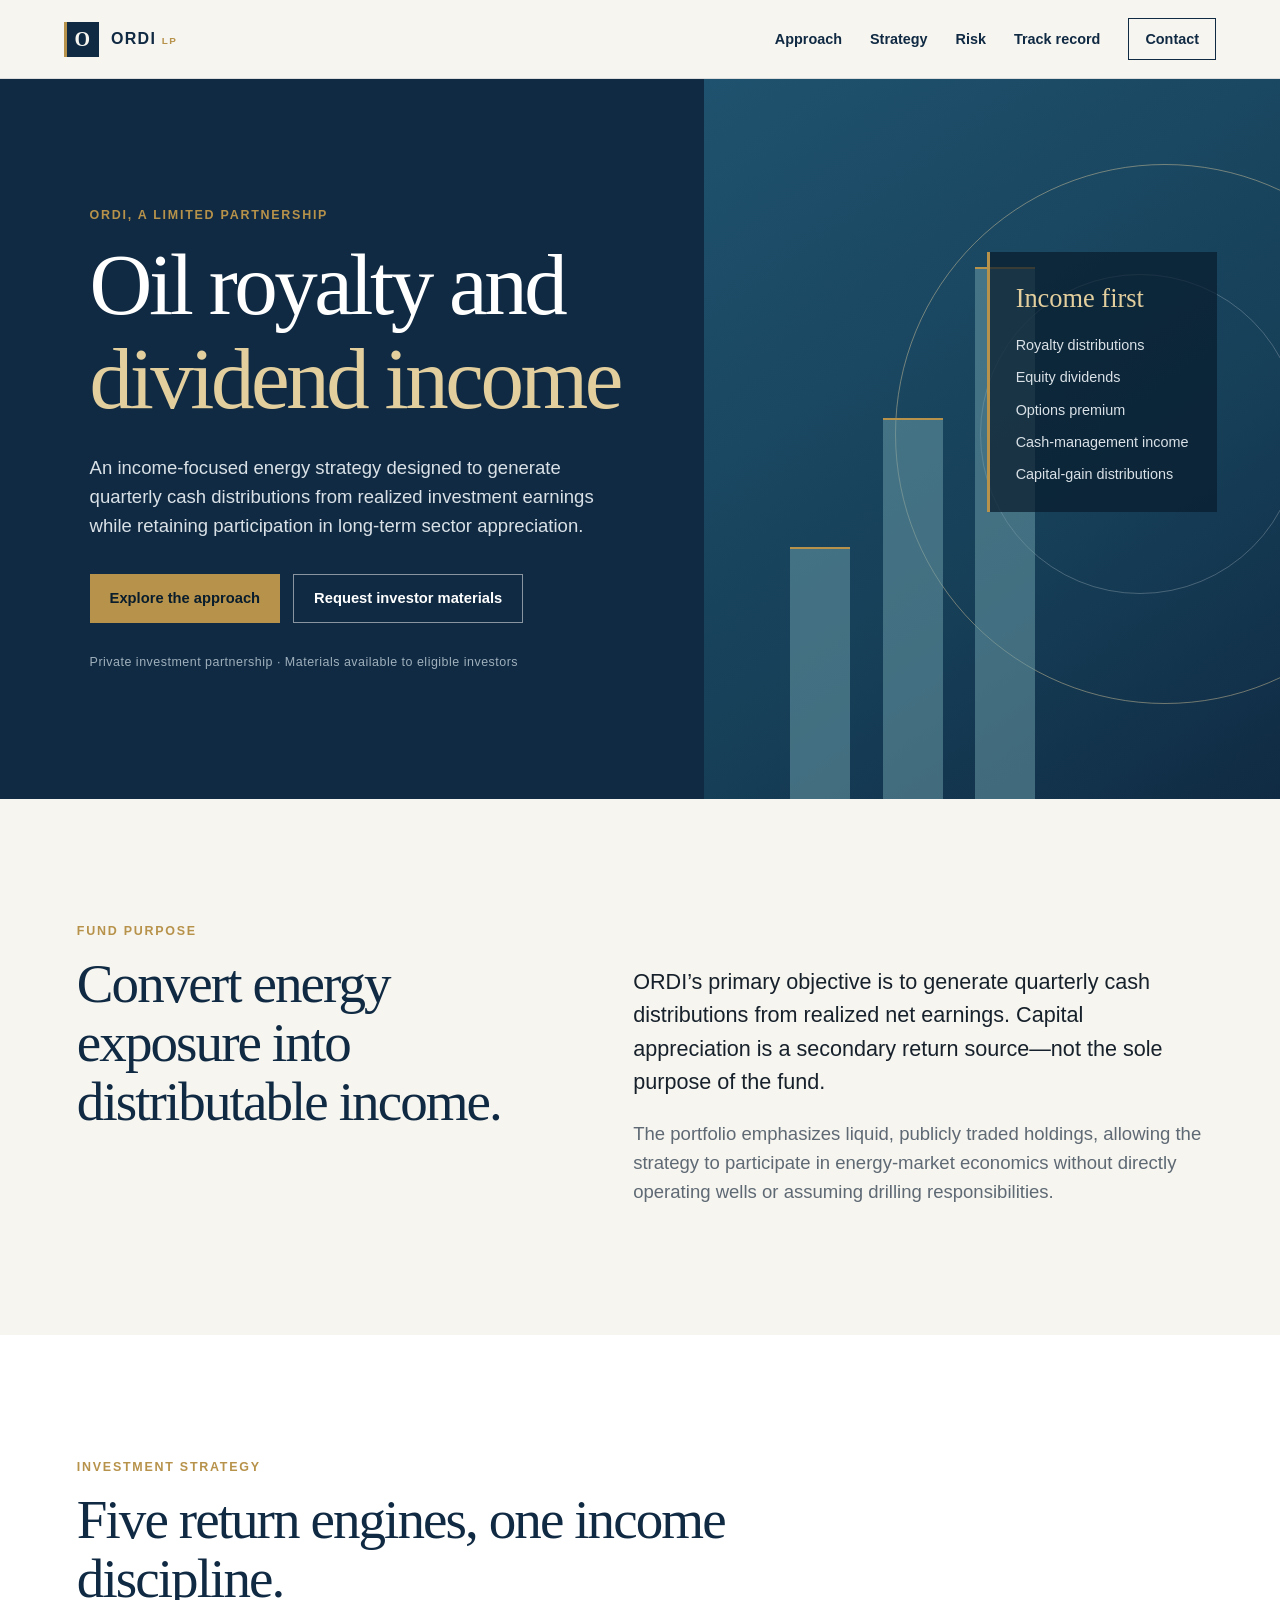
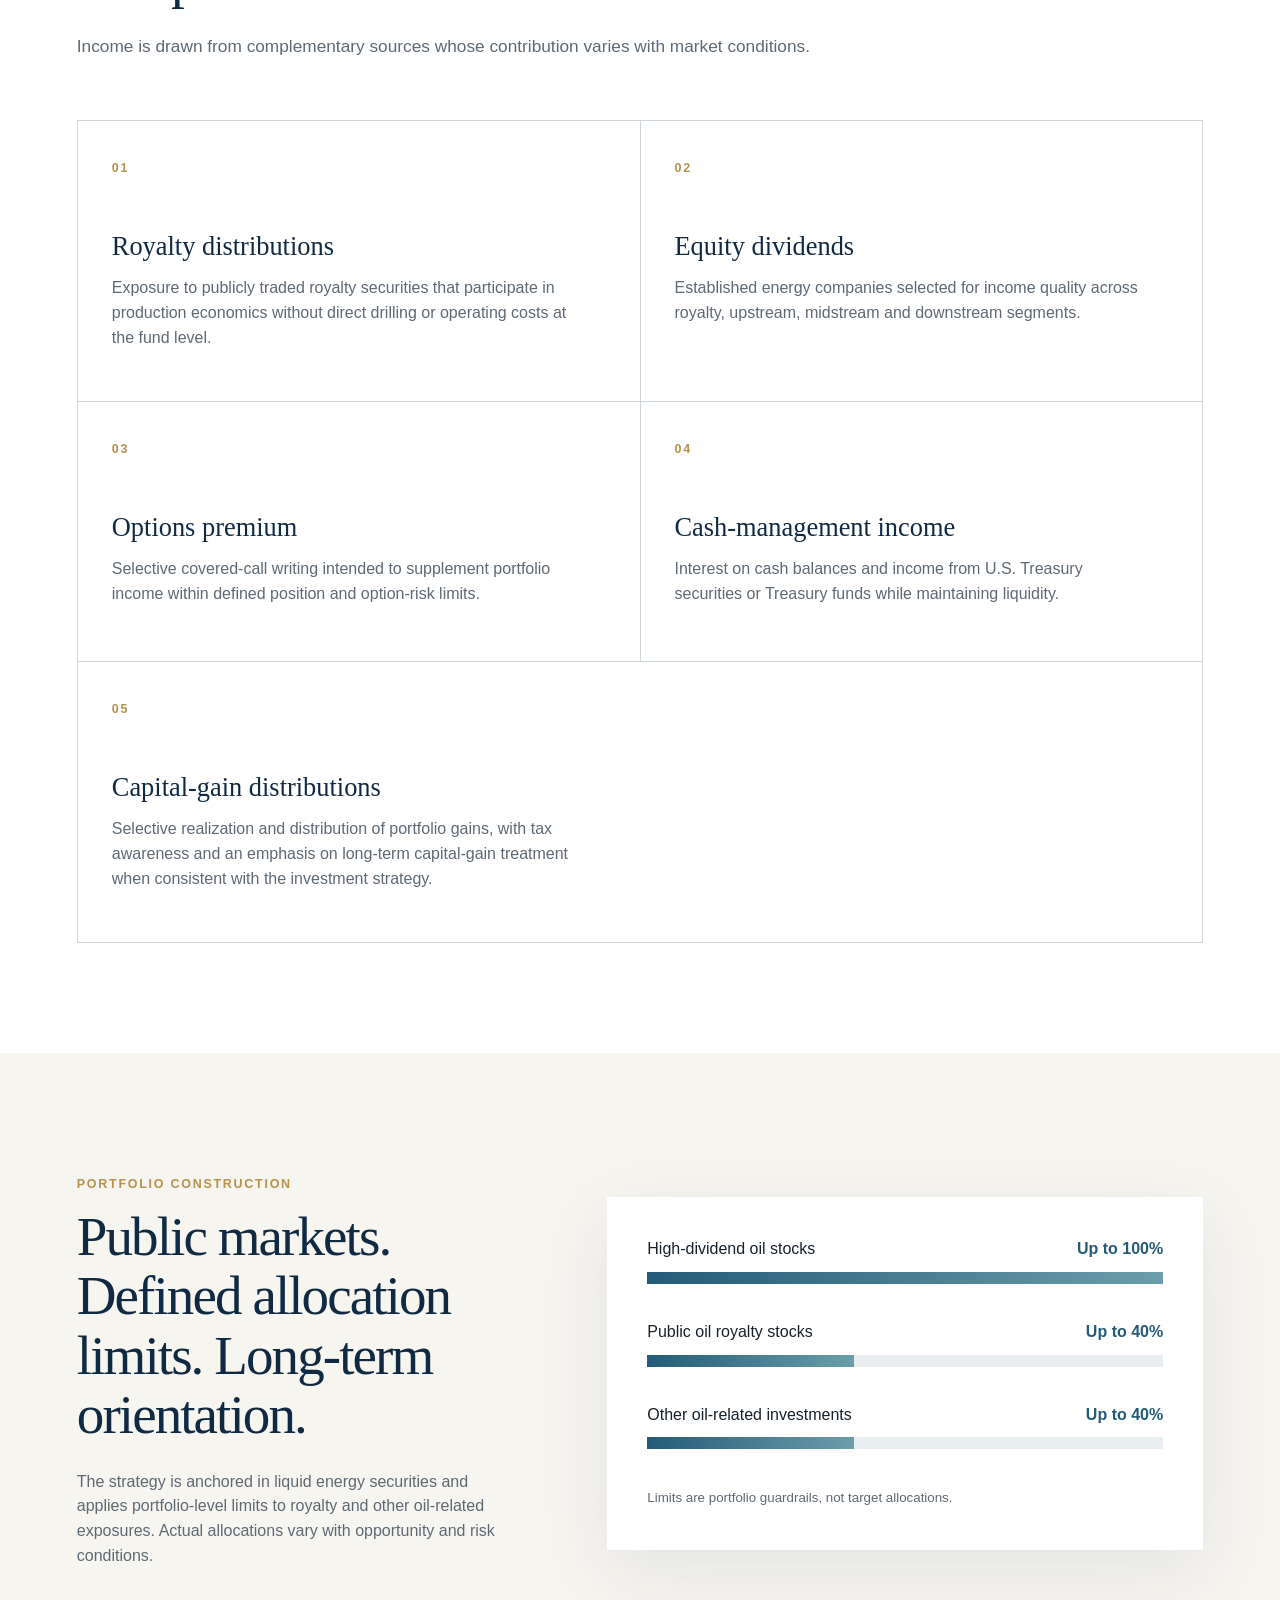
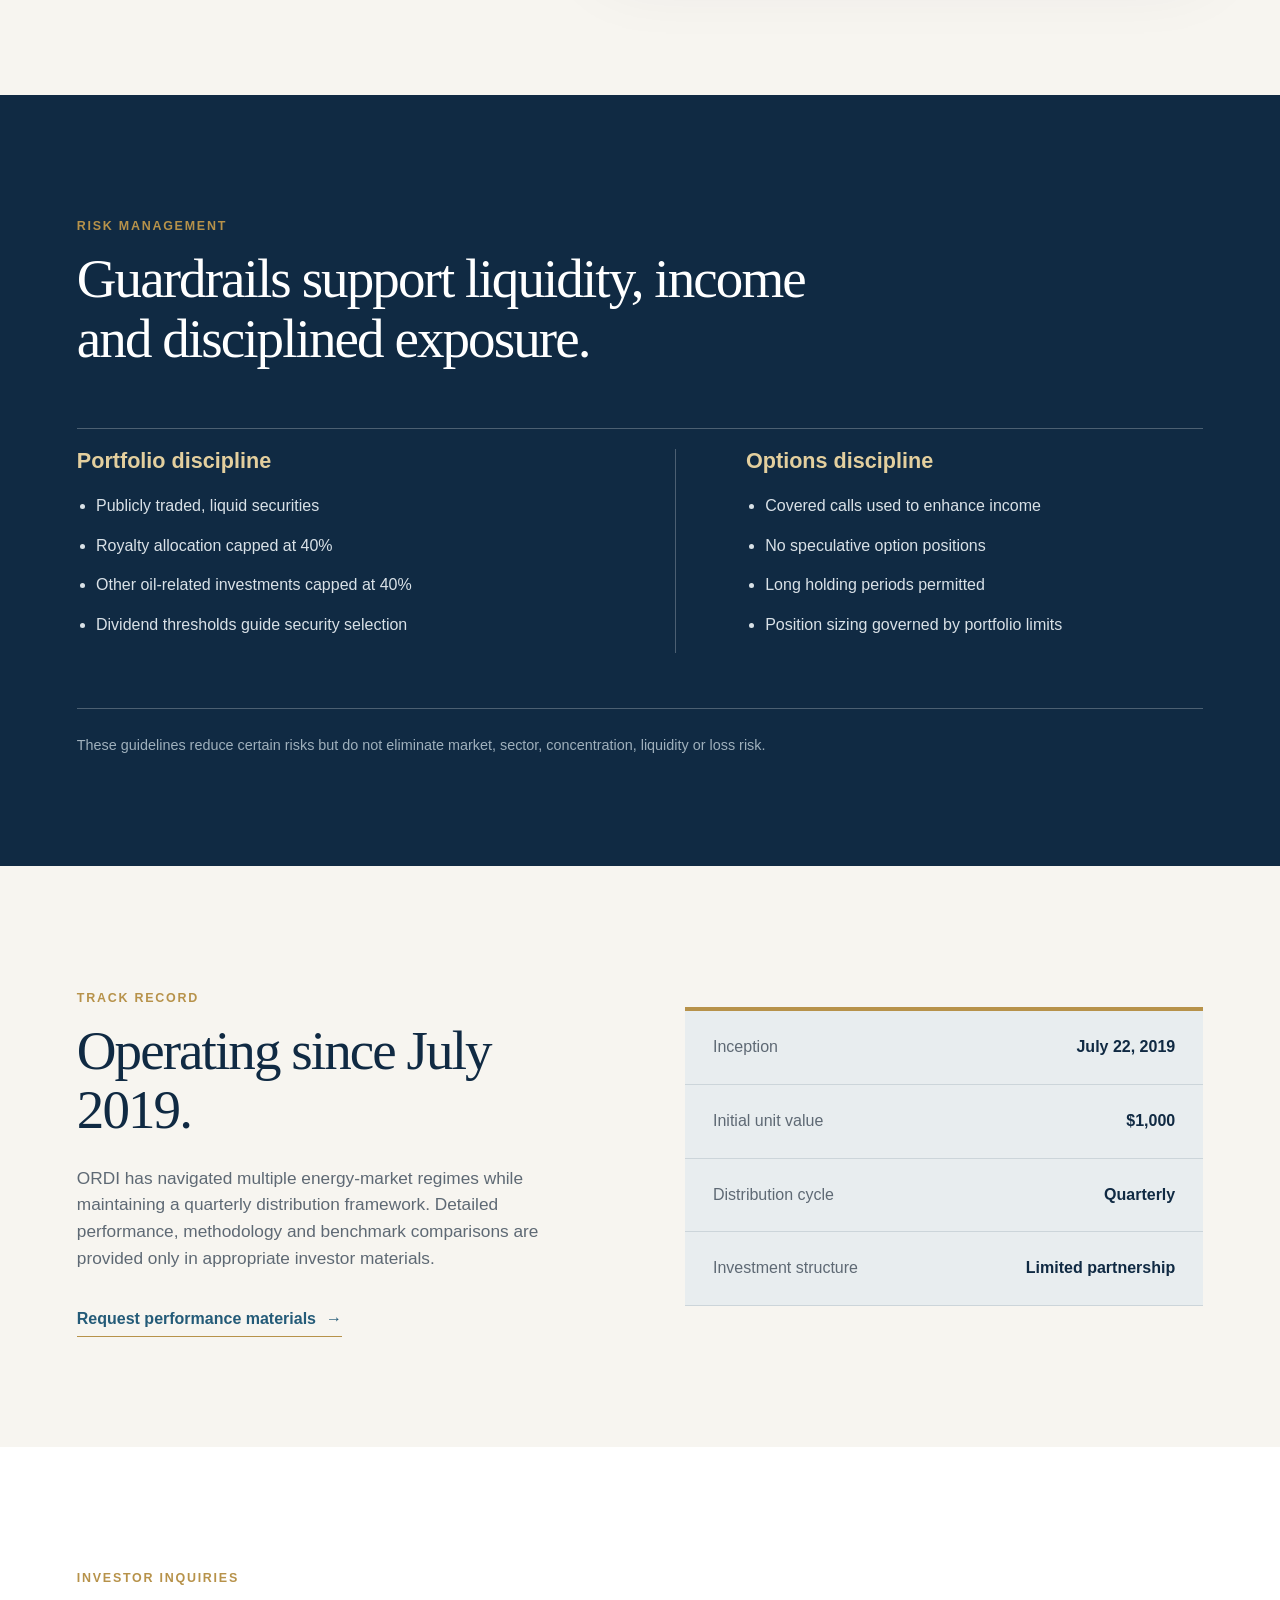
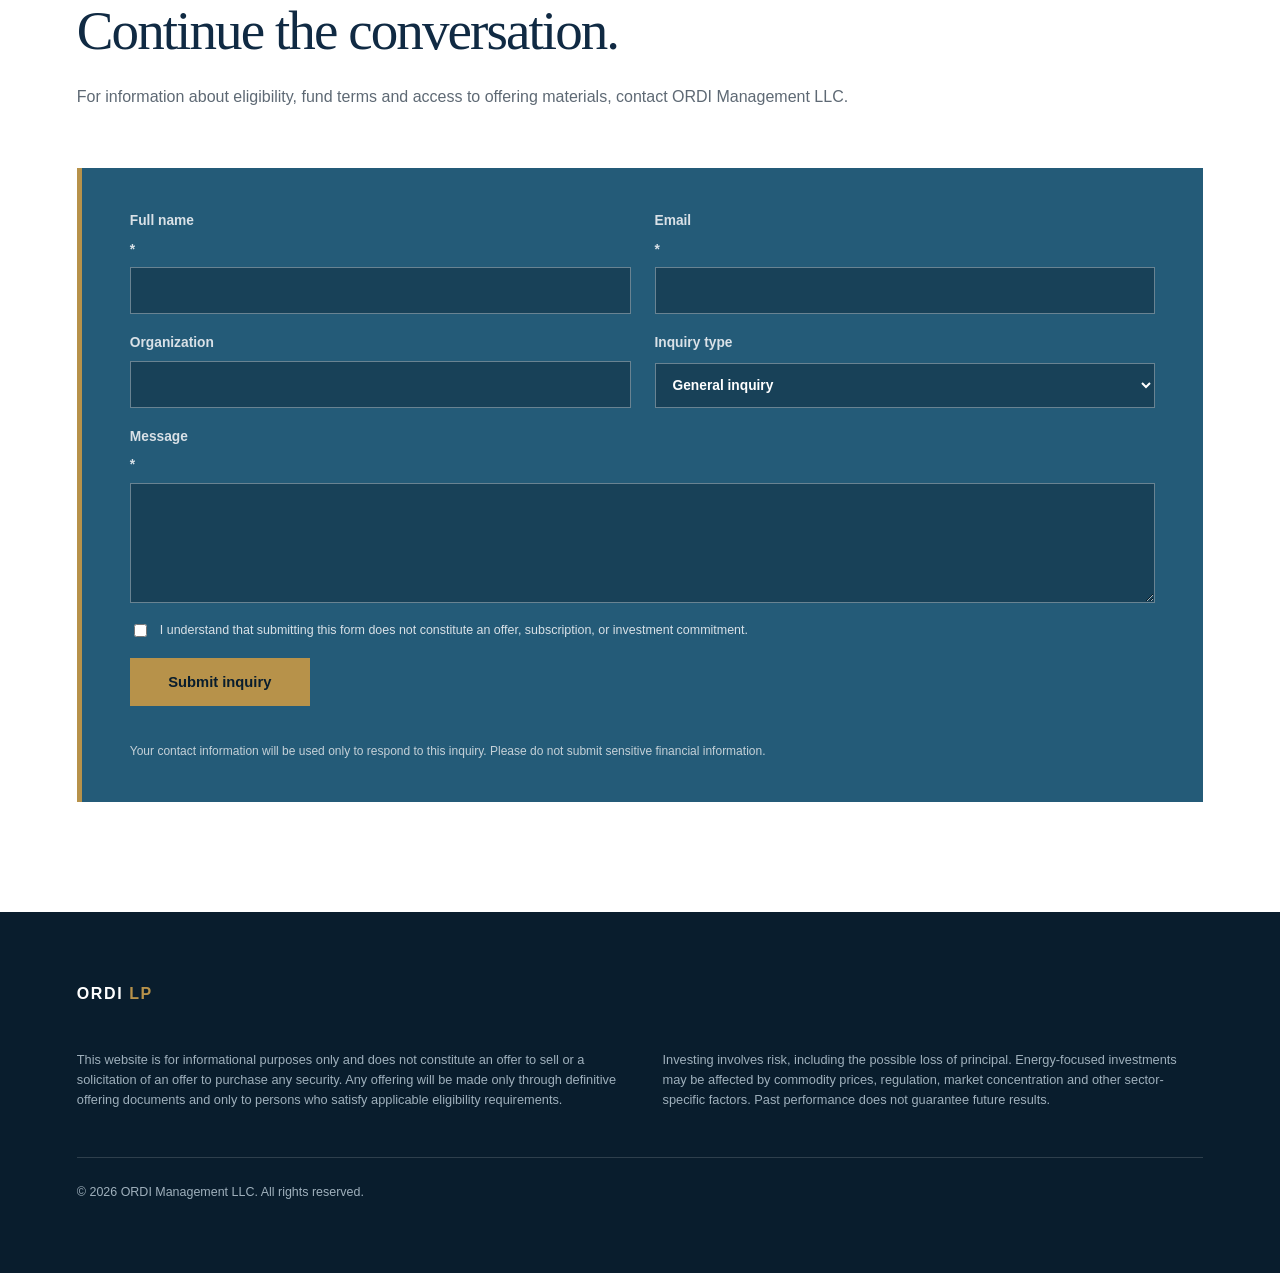
<file: index.html>
<!doctype html>
<html lang="en">
<head>
  <meta charset="utf-8">
  <meta name="viewport" content="width=device-width, initial-scale=1">
  <meta name="description" content="ORDI LP is an income-focused private investment partnership specializing in publicly traded oil royalty and energy securities.">
  <link rel="canonical" href="https://www.ordifund.com/">
  <meta property="og:title" content="ORDI LP | Oil Royalty & Dividend Income">
  <meta property="og:description" content="An income-focused private investment partnership specializing in publicly traded oil royalty and energy securities.">
  <meta property="og:url" content="https://www.ordifund.com/">
  <meta property="og:type" content="website">
  <title>ORDI LP | Oil Royalty &amp; Dividend Income</title>
  <link rel="icon" href="favicon.svg" type="image/svg+xml">
  <link rel="stylesheet" href="styles.css">
</head>
<body>
  <header class="site-header">
    <a class="brand" href="#top" aria-label="ORDI LP home">
      <span class="brand-mark">O</span>
      <span>ORDI <small>LP</small></span>
    </a>
    <button class="menu-button" type="button" aria-expanded="false" aria-controls="primary-nav">Menu</button>
    <nav id="primary-nav" aria-label="Primary navigation">
      <a href="#approach">Approach</a>
      <a href="#strategy">Strategy</a>
      <a href="#risk">Risk</a>
      <a href="#track-record">Track record</a>
      <a class="nav-cta" href="#inquiry">Contact</a>
    </nav>
  </header>

  <main id="top">
    <section class="hero">
      <div class="hero-copy">
        <p class="eyebrow">ORDI, A Limited Partnership</p>
        <h1>Oil royalty and<br><span>dividend income</span></h1>
        <p class="hero-intro">An income-focused energy strategy designed to generate quarterly cash distributions from realized investment earnings while retaining participation in long-term sector appreciation.</p>
        <div class="hero-actions">
          <a class="button primary" href="#approach">Explore the approach</a>
          <a class="button secondary" href="#inquiry">Request investor materials</a>
        </div>
        <p class="eligibility-line">Private investment partnership · Materials available to eligible investors</p>
      </div>
      <div class="hero-visual" aria-hidden="true">
        <div class="orbit orbit-one"></div>
        <div class="orbit orbit-two"></div>
        <div class="bar bar-one"></div>
        <div class="bar bar-two"></div>
        <div class="bar bar-three"></div>
        <div class="visual-label">
          <strong>Income first</strong>
          <span>Royalty distributions</span>
          <span>Equity dividends</span>
          <span>Options premium</span>
          <span>Cash-management income</span>
          <span>Capital-gain distributions</span>
        </div>
      </div>
    </section>

    <section class="purpose" id="approach">
      <div>
        <p class="section-label">Fund purpose</p>
        <h2>Convert energy exposure into distributable income.</h2>
      </div>
      <div class="purpose-copy">
        <p>ORDI’s primary objective is to generate quarterly cash distributions from realized net earnings. Capital appreciation is a secondary return source—not the sole purpose of the fund.</p>
        <p>The portfolio emphasizes liquid, publicly traded holdings, allowing the strategy to participate in energy-market economics without directly operating wells or assuming drilling responsibilities.</p>
      </div>
    </section>

    <section class="strategy-section" id="strategy">
      <div class="section-heading">
        <p class="section-label">Investment strategy</p>
        <h2>Five return engines, one income discipline.</h2>
        <p>Income is drawn from complementary sources whose contribution varies with market conditions.</p>
      </div>
      <div class="strategy-grid">
        <article>
          <span class="number">01</span>
          <h3>Royalty distributions</h3>
          <p>Exposure to publicly traded royalty securities that participate in production economics without direct drilling or operating costs at the fund level.</p>
        </article>
        <article>
          <span class="number">02</span>
          <h3>Equity dividends</h3>
          <p>Established energy companies selected for income quality across royalty, upstream, midstream and downstream segments.</p>
        </article>
        <article>
          <span class="number">03</span>
          <h3>Options premium</h3>
          <p>Selective covered-call writing intended to supplement portfolio income within defined position and option-risk limits.</p>
        </article>
        <article>
          <span class="number">04</span>
          <h3>Cash-management income</h3>
          <p>Interest on cash balances and income from U.S. Treasury securities or Treasury funds while maintaining liquidity.</p>
        </article>
        <article class="strategy-wide">
          <span class="number">05</span>
          <h3>Capital-gain distributions</h3>
          <p>Selective realization and distribution of portfolio gains, with tax awareness and an emphasis on long-term capital-gain treatment when consistent with the investment strategy.</p>
        </article>
      </div>
    </section>

    <section class="construction">
      <div class="construction-copy">
        <p class="section-label">Portfolio construction</p>
        <h2>Public markets. Defined allocation limits. Long-term orientation.</h2>
        <p>The strategy is anchored in liquid energy securities and applies portfolio-level limits to royalty and other oil-related exposures. Actual allocations vary with opportunity and risk conditions.</p>
      </div>
      <div class="allocation" aria-label="Illustrative portfolio allocation limits">
        <div class="allocation-row">
          <div><span>High-dividend oil stocks</span><strong>Up to 100%</strong></div>
          <div class="track"><i style="width:100%"></i></div>
        </div>
        <div class="allocation-row">
          <div><span>Public oil royalty stocks</span><strong>Up to 40%</strong></div>
          <div class="track"><i style="width:40%"></i></div>
        </div>
        <div class="allocation-row">
          <div><span>Other oil-related investments</span><strong>Up to 40%</strong></div>
          <div class="track"><i style="width:40%"></i></div>
        </div>
        <small>Limits are portfolio guardrails, not target allocations.</small>
      </div>
    </section>

    <section class="risk-section" id="risk">
      <div class="section-heading light">
        <p class="section-label">Risk management</p>
        <h2>Guardrails support liquidity, income and disciplined exposure.</h2>
      </div>
      <div class="risk-columns">
        <div>
          <h3>Portfolio discipline</h3>
          <ul>
            <li>Publicly traded, liquid securities</li>
            <li>Royalty allocation capped at 40%</li>
            <li>Other oil-related investments capped at 40%</li>
            <li>Dividend thresholds guide security selection</li>
          </ul>
        </div>
        <div>
          <h3>Options discipline</h3>
          <ul>
            <li>Covered calls used to enhance income</li>
            <li>No speculative option positions</li>
            <li>Long holding periods permitted</li>
            <li>Position sizing governed by portfolio limits</li>
          </ul>
        </div>
      </div>
      <p class="risk-warning">These guidelines reduce certain risks but do not eliminate market, sector, concentration, liquidity or loss risk.</p>
    </section>

    <section class="track-record" id="track-record">
      <div class="track-copy">
        <p class="section-label">Track record</p>
        <h2>Operating since July 2019.</h2>
        <p>ORDI has navigated multiple energy-market regimes while maintaining a quarterly distribution framework. Detailed performance, methodology and benchmark comparisons are provided only in appropriate investor materials.</p>
        <a class="text-link" href="#inquiry">Request performance materials <span>→</span></a>
      </div>
      <dl class="track-facts">
        <div><dt>Inception</dt><dd>July 22, 2019</dd></div>
        <div><dt>Initial unit value</dt><dd>$1,000</dd></div>
        <div><dt>Distribution cycle</dt><dd>Quarterly</dd></div>
        <div><dt>Investment structure</dt><dd>Limited partnership</dd></div>
      </dl>
    </section>

    <section class="contact-section" id="inquiry">
      <div>
        <p class="section-label">Investor inquiries</p>
        <h2>Continue the conversation.</h2>
        <p>For information about eligibility, fund terms and access to offering materials, contact ORDI Management LLC.</p>
      </div>
      <form class="inquiry-form" id="inquiry-form" action="https://formspree.io/f/REPLACE_WITH_FORM_ID" method="POST">
        <input type="hidden" name="_subject" value="New inquiry from ORDIFund.com">
        <input type="hidden" name="form_started_at" id="form-started-at" value="">
        <div class="honeypot" aria-hidden="true">
          <label>Leave this field blank <input name="company_website" tabindex="-1" autocomplete="off"></label>
        </div>
        <div class="form-row">
          <label>Full name <span aria-hidden="true">*</span><input name="name" autocomplete="name" required maxlength="100"></label>
          <label>Email <span aria-hidden="true">*</span><input type="email" name="email" autocomplete="email" required maxlength="160"></label>
        </div>
        <label>Organization <input name="organization" autocomplete="organization" maxlength="160"></label>
        <label>Inquiry type
          <select name="inquiry_type">
            <option>General inquiry</option>
            <option>Request investor materials</option>
            <option>Request performance materials</option>
          </select>
        </label>
        <label class="full-field">Message <span aria-hidden="true">*</span><textarea name="message" rows="4" required maxlength="3000"></textarea></label>
        <label class="consent"><input type="checkbox" required> <span>I understand that submitting this form does not constitute an offer, subscription, or investment commitment.</span></label>
        <button class="button primary" type="submit">Submit inquiry</button>
        <p class="form-status" id="form-status" role="status" aria-live="polite"></p>
        <p class="form-note">Your contact information will be used only to respond to this inquiry. Please do not submit sensitive financial information.</p>
      </form>
    </section>
  </main>

  <footer>
    <div class="footer-brand">ORDI <span>LP</span></div>
    <div class="disclosure">
      <p>This website is for informational purposes only and does not constitute an offer to sell or a solicitation of an offer to purchase any security. Any offering will be made only through definitive offering documents and only to persons who satisfy applicable eligibility requirements.</p>
      <p>Investing involves risk, including the possible loss of principal. Energy-focused investments may be affected by commodity prices, regulation, market concentration and other sector-specific factors. Past performance does not guarantee future results.</p>
    </div>
    <p class="copyright">© <span id="year"></span> ORDI Management LLC. All rights reserved.</p>
  </footer>

  <script src="script.js"></script>
</body>
</html>
</file>
<file: styles.css>
:root {
  --navy: #102a43;
  --navy-deep: #091d2d;
  --blue: #245b78;
  --cyan: #6b9eaa;
  --green: #3f7f63;
  --gold: #b7924a;
  --gold-light: #e3cf9e;
  --ink: #17212b;
  --muted: #5e6974;
  --paper: #f7f5f0;
  --pale: #e8edef;
  --line: #ccd5da;
  --white: #fff;
  --max: 1180px;
}

* { box-sizing: border-box; }
html { scroll-behavior: smooth; }
body { margin: 0; background: var(--paper); color: var(--ink); font-family: "Aptos", "Segoe UI", Arial, sans-serif; line-height: 1.55; }
a { color: inherit; }
.site-header { position: sticky; top: 0; z-index: 20; display: flex; align-items: center; justify-content: space-between; padding: 18px max(5vw, calc((100vw - var(--max))/2)); background: rgba(247,245,240,.94); border-bottom: 1px solid rgba(16,42,67,.12); backdrop-filter: blur(14px); }
.brand { display: inline-flex; align-items: center; gap: 12px; color: var(--navy); font-weight: 750; letter-spacing: .08em; text-decoration: none; }
.brand small { color: var(--gold); font-size: .62em; }
.brand-mark { display: grid; place-items: center; width: 35px; height: 35px; color: var(--paper); background: var(--navy); border-left: 3px solid var(--gold); font-family: Georgia, serif; font-size: 20px; }
nav { display: flex; align-items: center; gap: 28px; }
nav a { color: var(--navy); font-size: .9rem; font-weight: 650; text-decoration: none; }
nav a:hover { color: var(--gold); }
.nav-cta { padding: 9px 16px; border: 1px solid var(--navy); }
.menu-button { display: none; border: 1px solid var(--navy); background: transparent; padding: 8px 12px; color: var(--navy); font: inherit; }

.hero { min-height: 720px; display: grid; grid-template-columns: 1.1fr .9fr; background: var(--navy); color: var(--white); overflow: hidden; }
.hero-copy { display: flex; flex-direction: column; justify-content: center; padding: 100px max(7vw, calc((100vw - var(--max))/2)); padding-right: 6vw; }
.eyebrow, .section-label { color: var(--gold); font-size: .78rem; font-weight: 750; letter-spacing: .14em; text-transform: uppercase; }
h1, h2, h3 { margin-top: 0; line-height: 1.08; }
h1 { margin-bottom: 28px; font-family: Georgia, "Times New Roman", serif; font-size: clamp(3.7rem, 6.8vw, 6.7rem); font-weight: 400; letter-spacing: -.04em; }
h1 span { color: var(--gold-light); }
.hero-intro { max-width: 700px; margin: 0 0 34px; color: #d9e1e7; font-size: 1.16rem; }
.hero-actions { display: flex; flex-wrap: wrap; gap: 13px; }
.button { display: inline-flex; align-items: center; justify-content: center; min-height: 48px; padding: 12px 20px; font-size: .92rem; font-weight: 700; text-decoration: none; }
.button.primary { background: var(--gold); color: var(--navy-deep); }
.button.primary:hover { background: var(--gold-light); }
.button.secondary { border: 1px solid rgba(255,255,255,.5); color: var(--white); }
.button.secondary:hover { border-color: var(--gold-light); color: var(--gold-light); }
.eligibility-line { margin-top: 30px; color: #9fb0bc; font-size: .78rem; letter-spacing: .04em; }
.hero-visual { position: relative; min-height: 720px; background: linear-gradient(145deg, #1f526e 0%, #163e57 64%, #102a43 100%); overflow: hidden; }
.orbit { position: absolute; border: 1px solid rgba(227,207,158,.45); border-radius: 50%; }
.orbit-one { width: 540px; height: 540px; right: -155px; top: 85px; }
.orbit-two { width: 320px; height: 320px; right: -20px; top: 195px; border-color: rgba(255,255,255,.22); }
.bar { position: absolute; bottom: 0; width: 60px; background: rgba(107,158,170,.52); border-top: 2px solid var(--gold); }
.bar-one { height: 35%; left: 15%; }
.bar-two { height: 53%; left: 31%; }
.bar-three { height: 74%; left: 47%; }
.visual-label { position: absolute; right: 11%; top: 24%; display: flex; flex-direction: column; gap: 10px; width: 230px; padding: 26px; background: rgba(9,29,45,.72); border-left: 3px solid var(--gold); }
.visual-label strong { margin-bottom: 5px; color: var(--gold-light); font-family: Georgia, serif; font-size: 1.65rem; font-weight: 400; }
.visual-label span { color: #d9e1e7; font-size: .9rem; }

section:not(.hero) { padding: 110px max(6vw, calc((100vw - var(--max))/2)); }
.purpose { display: grid; grid-template-columns: .9fr 1.1fr; gap: 90px; }
h2 { margin-bottom: 25px; color: var(--navy); font-family: Georgia, "Times New Roman", serif; font-size: clamp(2.4rem, 4.3vw, 4.5rem); font-weight: 400; letter-spacing: -.035em; }
.purpose-copy { padding-top: 34px; color: var(--muted); font-size: 1.16rem; }
.purpose-copy p:first-child { color: var(--ink); font-size: 1.35rem; }
.strategy-section { background: var(--white); }
.section-heading { max-width: 780px; margin-bottom: 60px; }
.section-heading > p:last-child { color: var(--muted); font-size: 1.08rem; }
.strategy-grid { display: grid; grid-template-columns: repeat(2, 1fr); border-top: 1px solid var(--line); border-left: 1px solid var(--line); }
.strategy-grid article { min-height: 260px; padding: 34px; border-right: 1px solid var(--line); border-bottom: 1px solid var(--line); }
.strategy-grid .strategy-wide { grid-column: 1 / -1; min-height: 220px; }
.number { color: var(--gold); font-size: .78rem; font-weight: 800; letter-spacing: .14em; }
.strategy-grid h3 { margin: 52px 0 14px; color: var(--navy); font-family: Georgia, serif; font-size: 1.65rem; font-weight: 400; }
.strategy-grid p { max-width: 470px; color: var(--muted); }
.construction { display: grid; grid-template-columns: .85fr 1.15fr; gap: 90px; align-items: center; }
.construction-copy > p:last-child { color: var(--muted); }
.allocation { padding: 40px; background: var(--white); box-shadow: 0 22px 70px rgba(16,42,67,.09); }
.allocation-row { margin-bottom: 36px; }
.allocation-row > div:first-child { display: flex; justify-content: space-between; gap: 20px; margin-bottom: 10px; }
.allocation-row strong { color: var(--blue); }
.track { height: 12px; overflow: hidden; background: var(--pale); }
.track i { display: block; height: 100%; background: linear-gradient(90deg, var(--blue), var(--cyan)); }
.allocation small { color: var(--muted); }
.risk-section { background: var(--navy); color: var(--white); }
.section-heading.light h2 { color: var(--white); }
.risk-columns { display: grid; grid-template-columns: 1fr 1fr; gap: 70px; padding-top: 20px; border-top: 1px solid rgba(255,255,255,.25); }
.risk-columns > div + div { border-left: 1px solid rgba(255,255,255,.25); padding-left: 70px; }
.risk-columns h3 { color: var(--gold-light); font-size: 1.35rem; }
.risk-columns ul { margin: 0; padding-left: 1.2rem; color: #d9e1e7; }
.risk-columns li { margin: 15px 0; }
.risk-warning { margin: 55px 0 0; padding-top: 25px; border-top: 1px solid rgba(255,255,255,.25); color: #9fb0bc; font-size: .9rem; }
.track-record { display: grid; grid-template-columns: 1fr 1fr; gap: 90px; align-items: center; }
.track-copy > p:nth-of-type(2) { color: var(--muted); font-size: 1.08rem; }
.text-link { display: inline-flex; gap: 10px; margin-top: 18px; color: var(--blue); font-weight: 750; text-decoration: none; border-bottom: 1px solid var(--gold); padding-bottom: 4px; }
.track-facts { margin: 0; border-top: 4px solid var(--gold); background: var(--pale); }
.track-facts div { display: flex; justify-content: space-between; gap: 30px; padding: 24px 28px; border-bottom: 1px solid var(--line); }
.track-facts dt { color: var(--muted); }
.track-facts dd { margin: 0; color: var(--navy); font-weight: 750; text-align: right; }
.contact-section { display: grid; grid-template-columns: 1fr; gap: 42px; background: var(--white); }
.contact-section > div:first-child { max-width: 780px; }
.contact-section > div:first-child > p:last-child { color: var(--muted); }
.inquiry-form { position: relative; display: grid; grid-template-columns: 1fr 1fr; gap: 18px 24px; padding: 42px 48px; background: var(--blue); color: var(--white); border-left: 5px solid var(--gold); }
.inquiry-form label { display: grid; gap: 7px; color: #d9e1e7; font-size: .86rem; font-weight: 650; }
.inquiry-form input, .inquiry-form select, .inquiry-form textarea { width: 100%; border: 1px solid rgba(255,255,255,.35); border-radius: 0; background: rgba(9,29,45,.42); color: var(--white); padding: 12px 13px; font: inherit; }
.inquiry-form input:focus, .inquiry-form select:focus, .inquiry-form textarea:focus { outline: 2px solid var(--gold-light); outline-offset: 1px; }
.inquiry-form textarea { resize: vertical; min-height: 120px; }
.inquiry-form select option { color: var(--ink); background: var(--white); }
.form-row { grid-column: 1 / -1; display: grid; grid-template-columns: 1fr 1fr; gap: 24px; }
.full-field, .inquiry-form .consent, .form-status, .form-note { grid-column: 1 / -1; }
.inquiry-form .consent { display: flex; align-items: flex-start; gap: 10px; font-size: .78rem; font-weight: 400; }
.inquiry-form .consent input { width: auto; margin-top: 3px; }
.inquiry-form .button { width: fit-content; min-width: 180px; border: 0; cursor: pointer; }
.form-note, .form-status { margin: 0; color: #c5d1d8; font-size: .75rem; }
.form-status:not(:empty) { padding: 10px 12px; border-left: 2px solid var(--gold-light); }
.honeypot { position: absolute !important; left: -10000px !important; width: 1px !important; height: 1px !important; overflow: hidden !important; }
footer { padding: 70px max(6vw, calc((100vw - var(--max))/2)); background: var(--navy-deep); color: #9fb0bc; }
.footer-brand { margin-bottom: 30px; color: var(--white); font-weight: 800; letter-spacing: .1em; }
.footer-brand span { color: var(--gold); }
.disclosure { display: grid; grid-template-columns: 1fr 1fr; gap: 45px; font-size: .8rem; }
.copyright { margin: 35px 0 0; padding-top: 25px; border-top: 1px solid rgba(255,255,255,.15); font-size: .78rem; }

@media (max-width: 900px) {
  .menu-button { display: block; }
  nav { position: absolute; top: 72px; left: 0; right: 0; display: none; flex-direction: column; align-items: stretch; gap: 0; padding: 14px 5vw 22px; background: var(--paper); border-bottom: 1px solid var(--line); }
  nav.open { display: flex; }
  nav a { padding: 12px 0; }
  .nav-cta { margin-top: 8px; padding: 11px 14px; text-align: center; }
  .hero { grid-template-columns: 1fr; }
  .hero-copy { min-height: 650px; padding: 80px 6vw; }
  .hero-visual { min-height: 440px; }
  .purpose, .construction, .track-record, .contact-section { grid-template-columns: 1fr; gap: 45px; }
  .purpose-copy { padding-top: 0; }
}

@media (max-width: 620px) {
  section:not(.hero) { padding: 76px 6vw; }
  h1 { font-size: clamp(3rem, 15vw, 4.5rem); }
  .hero-intro { font-size: 1rem; }
  .hero-actions { flex-direction: column; align-items: stretch; }
  .strategy-grid, .risk-columns, .disclosure { grid-template-columns: 1fr; }
  .strategy-grid .strategy-wide { grid-column: auto; }
  .strategy-grid article { min-height: auto; }
  .risk-columns { gap: 25px; }
  .risk-columns > div + div { padding: 25px 0 0; border-left: 0; border-top: 1px solid rgba(255,255,255,.25); }
  .allocation { padding: 28px 22px; }
  .track-facts div { flex-direction: column; gap: 3px; }
  .track-facts dd { text-align: left; }
  .form-row { grid-template-columns: 1fr; }
  .inquiry-form { grid-template-columns: 1fr; padding: 28px 22px; }
  .form-row, .full-field, .inquiry-form .consent, .form-status, .form-note { grid-column: auto; }
}

@media (prefers-reduced-motion: reduce) {
  html { scroll-behavior: auto; }
}
</file>
